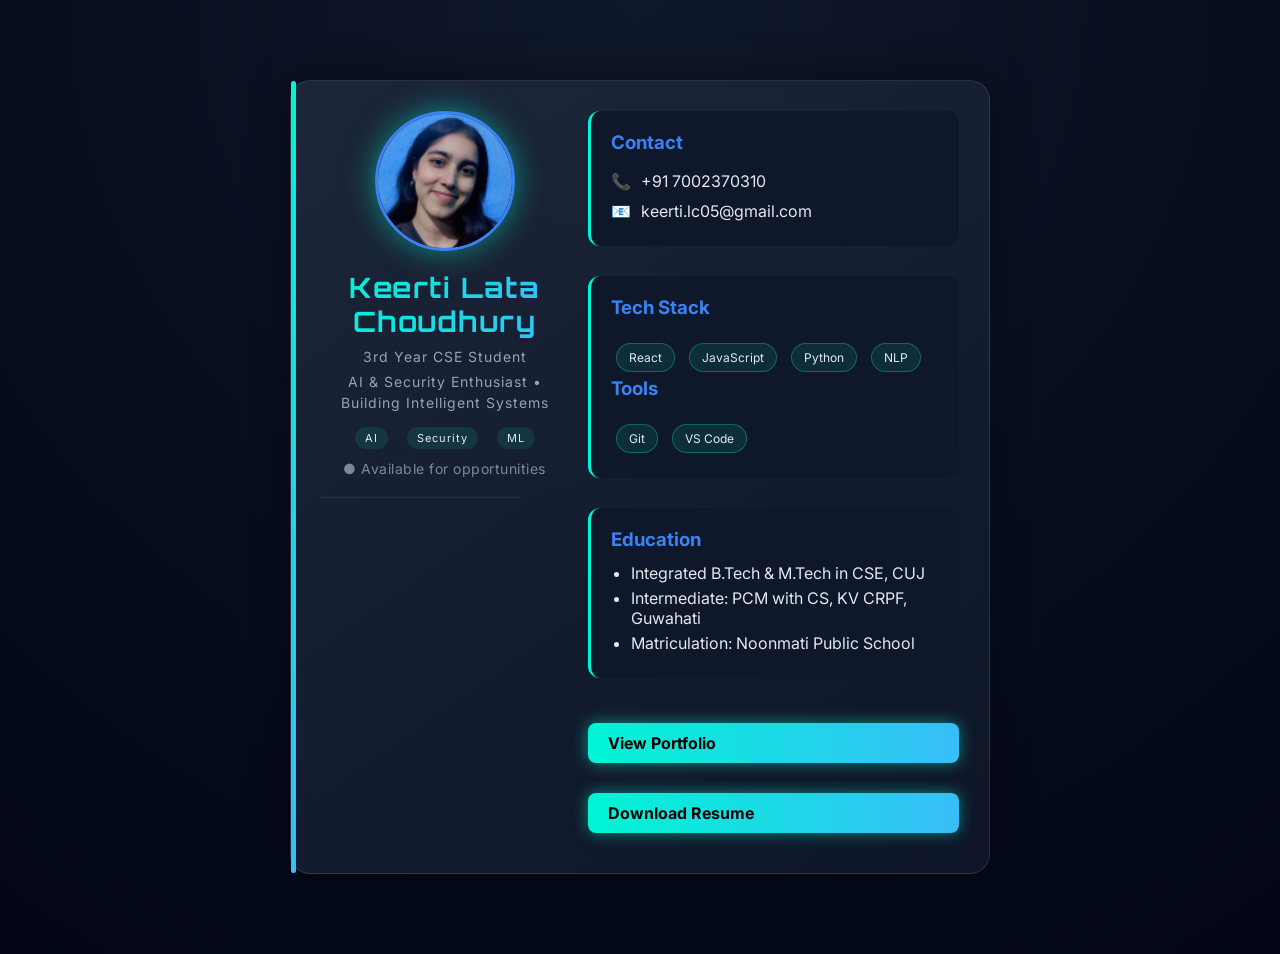
<file: index.html>
<!DOCTYPE html>
<html>
<head>
    <meta charset="UTF-8">
    <meta name="viewport" content="width=device-width, initial-scale=1.0">
    <title>My Contact Card</title>

    <!-- Google Fonts -->
   <link href="https://fonts.googleapis.com/css2?family=Inter:wght@300;400;600&family=Orbitron:wght@500&display=swap" rel="stylesheet">
    <!-- Font Awesome -->
    <link rel="stylesheet" href="https://cdnjs.cloudflare.com/ajax/libs/font-awesome/5.15.4/css/all.min.css">

    <link rel="icon" type="image/x-icon" href="favicon.png">
    <link rel="stylesheet" href="style.css">
</head>

<body>

<div class="contact-card">

    <div class="card-layout">

        <!-- LEFT PANEL -->
        <div class="left-panel">
            <div class="profile">
                <img src="profilepic.jpeg" alt="Profile">
            </div>

            <div class="name-section">
                <h1>Keerti Lata Choudhury</h1>
                <p>3rd Year CSE Student</p>
                <p class="tagline">
                    AI & Security Enthusiast • Building Intelligent Systems
                </p>


                <div class="mini-stats">
  <span>AI</span>
  <span>Security</span>
  <span>ML</span>
</div>
                <p class="status">● Available for opportunities</p>
            </div>
        </div>

        <!-- RIGHT PANEL -->
        <div class="right-panel">

            <div class="box contact">
                <h3>Contact</h3>
            <div class="contact-item">
  <span>📞</span>
  <p>+91 7002370310</p>
</div>
               <div class="contact-item">
  <span>📧</span>
  <p>keerti.lc05@gmail.com</p>
</div>
            </div>

            <div class="box">
                <h3>Tech Stack</h3>
<div class="tags">
  <span>React</span>
  <span>JavaScript</span>
  <span>Python</span>
  <span>NLP</span>
</div>

<h3>Tools</h3>
<div class="tags">
  <span>Git</span>
  <span>VS Code</span>
</div>
            </div>

            <div class="box">
                <h3>Education</h3>
                <ul>
                    <li>Integrated B.Tech & M.Tech in CSE, CUJ</li>
                    <li>Intermediate: PCM with CS, KV CRPF, Guwahati</li>
                    <li>Matriculation: Noonmati Public School</li>
                </ul>
            </div>

            <a href="https://portfolio-keerti.vercel.app/" class="btn">
                View Portfolio
            </a>

            <a href="resume.pdf" class="btn">Download Resume</a>

        </div>

    </div>

</div>
<script src="script.js"></script>

</body>

</html>
</file>
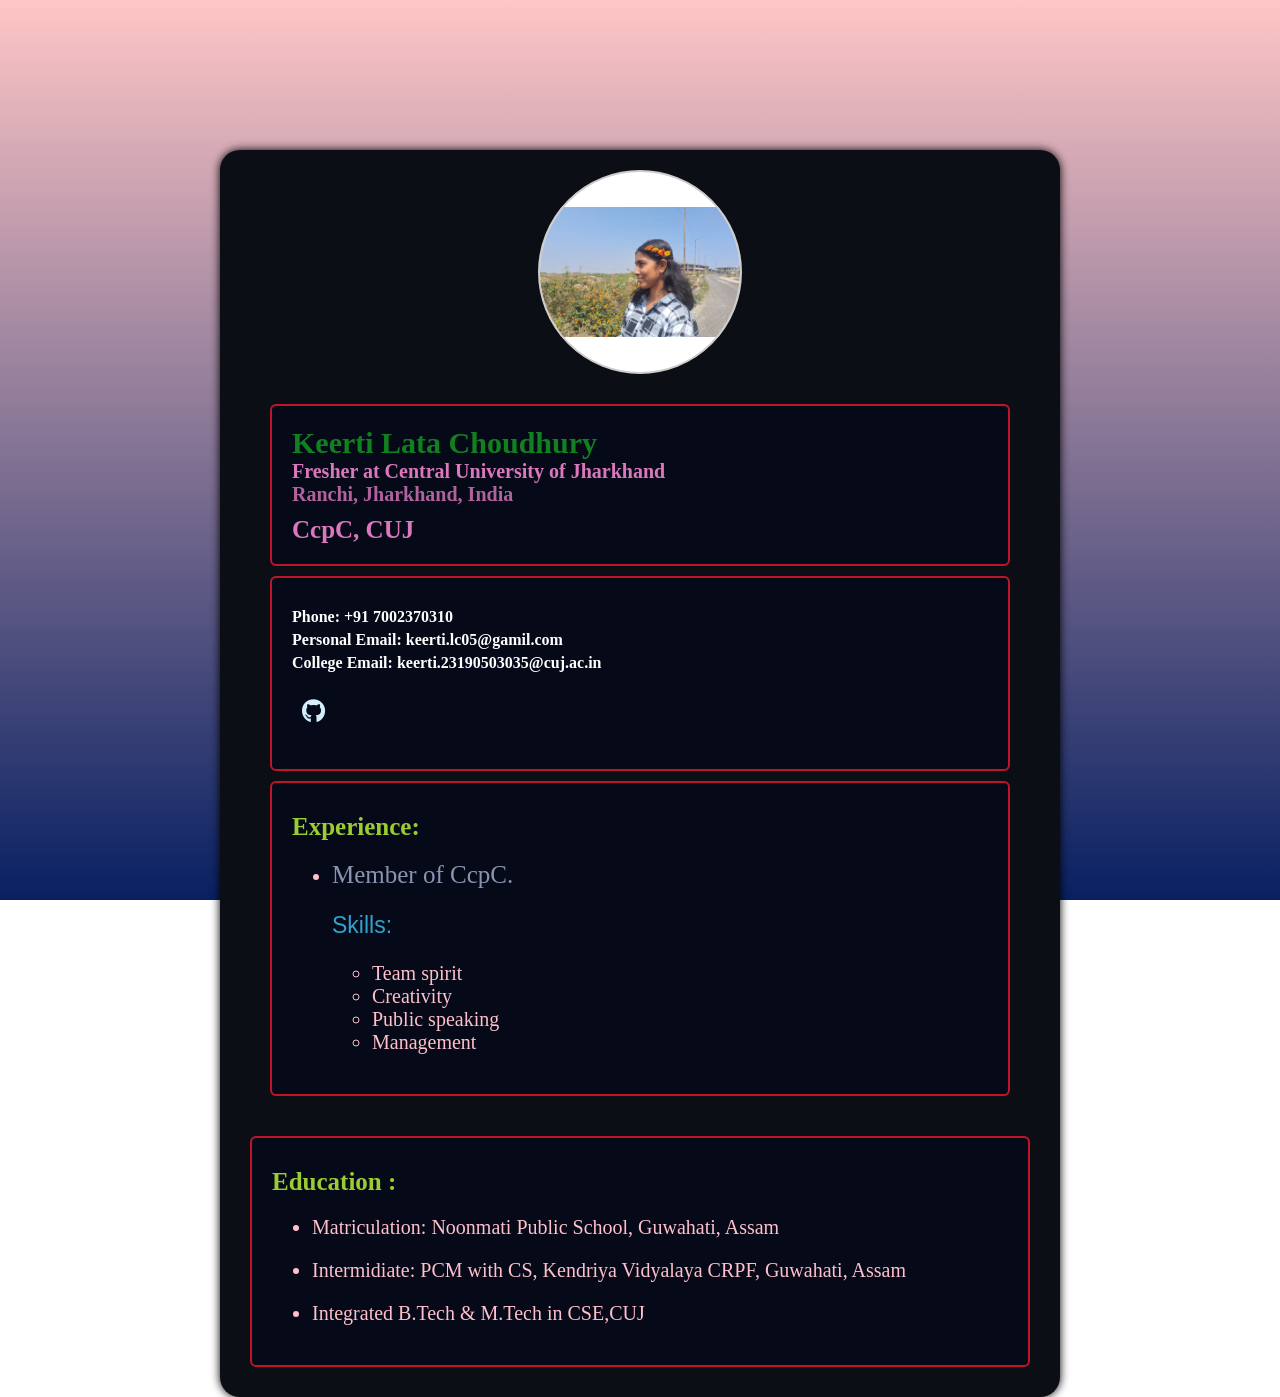
<file: index (1).html>
<html>
    <head>
        <meta charset="UTF-8">
        <meta name="viewport" content="width=device-width, initial-scale=1.0">
        <title> My Contact Card</title>
        <link rel="stylesheet" href="https://cdnjs.cloudflare.com/ajax/libs/font-awesome/5.15.4/css/all.min.css">
        <link rel="icon" type="image/x-icon" href="favicon.png">
        
    </head>
    <style>
        body {
            /* font-family:monospace; */
            margin: 0;
            padding: 0;
            background: linear-gradient(to bottom, #ffc6c6, #082062);
            height: 100%;
            margin: 0;
            background-repeat: no-repeat;
            background-attachment: fixed;
        }

        .contact-card {
            display: flex;
            flex-direction: column;
            max-width: 800px;
            margin: 150px auto;
            background-color: #0c0e15;
            border-radius: 20px;
            box-shadow: 0 0 10px rgb(0, 0, 0);
            padding: 20px;
            margin-bottom: 20px;
        }

        .left-column {
            display: flex;
            justify-content: center;
            align-items: center;
            position: relative;
        }

        .right-column {
            padding: 20px;
        }
        .box {
            width: auto;
            padding: 20px; /* Adjust padding as needed */
            margin: 10px; /* Adjust margin as needed */
            background-color: #060a18;
            border: 2px solid #bf1529;
            border-radius: 6px;
            font-size: 30;
        }

        .profile {
            width: 200px; /* Adjust width as needed */
            height: 200px; /* Adjust height as needed */
            background-color: white;
            border-radius: 50%;
            overflow: hidden;
            display: flex;
            justify-content: center;
            align-items: center;
            border: 2px solid #ccc; /* Optional: Add border for styling */
            position: relative;
            transition: transform 0.3s;
        }

        .profile-img {
            max-width: 100%;
            max-height: 100%;
        }

        .profile:hover .profile-img {
            transform: scale(1.1);
        }

        .profile-overlay {
            position: absolute;
            bottom: 0;
            left: 0;
            width: 100%;
            background-color: rgba(0, 0, 0, 0.5);
            padding: 5px;
            text-align: center;
            color: #fff;
            opacity: 0;
            transition: opacity 0.3s;
            pointer-events: none; /* Allow hover on the image */
        }

        .profile:hover .profile-overlay {
            opacity: 1;
        }

        .profile-overlay p {
            margin: 0;
            font-size: 18px;
        }

        h1, h2, h3, h4, h5 {
            margin: 0;
            color: #e4e4e4;
        }

        h1 {
            font-size: 30px;
            color: #ffffff;
        }

        h2 {
            font-size: 20px;
        }

        h3 {
            margin-top: 10px;
            font-size: 25px;
        }

        h4 {
            font-size: 20px;
            opacity: 0.8;
        }

        h5 {
            font-size: 20px;
            color: #ffffff;
        }

        .contact {
            margin: 5px 0;
            font-size: 16px;
            color: #ffffff;
        }

        ul,
        ol {
            color: rgb(103, 219, 255);
            font-size:20px;
        }

        #formate {
            color: rgb(59, 97, 211);
        }

        #exp {
            color: #8994b1;
            font-size:25px;
        }

        #edu {
            color:pink (103, 219, 255);
            font-size:20px ;
        }
        .title{
            color: rgb(103, 219, 255);
            display:flex;
            justify-content: left;
            
        }
        .social-connection {
            margin-top: 3vh;
            display: flex;
            justify-content: left;
        }

        .social-link {
            display: inline-block;
            width: 50px;
            height: 50px;
            margin: 0 10px;
            color: #d2edfc; /* You can style the color of the icons here */
            font-size: 24px; /* Adjust the size of the icons as needed */
            transition: transform 0.3s ease;
        }

        .social-link:hover {
            transform: scale(1.5);
        }

        /* Style for LinkedIn icon */
        .linkedin:hover {
            color: #0077b5; /* Change to LinkedIn color on hover */
        }

        /* Style for Instagram icon */
        .instagram:hover {
            color: #bc2a8d; /* Change to Instagram color on hover */
        }

        /* Style for GitHub icon */
        .github:hover {
            color: #ffffff; /* Change to GitHub color on hover */
        }

        .social-connection img {
            width: 10px;
            height: 10px;
            margin: 10px;
        }

        /* Media Queries */
        @media only screen and (max-width: 600px) {
            .contact-card {
                margin: 50px auto;
            } 
        }
    </style>
    <body>
        <div class="contact-card">
            <div class="left-column">
                <div class="profile">
                    <img src="Keerti lata choudhury.png" alt="Profile Picture" class="profile-img">
                    <div class="profile-overlay">
                        <p class="name">Keerti Lata</p>
                        <p class="tagline">CcpC</p>
                    </div>
                </div>
            </div>
            
            <div class="right-column">
                <div class="box">
                    <a href="https://fonts.google.com/specimen/Pacifico"></a>
                    <h1 style="color:rgb(17, 128, 30);font-family:https://fonts.google.com/specimen/Pacifico">Keerti Lata Choudhury</h1>
                    <h5 style="color:rgb(219, 120, 189);font-family:https://fonts.google.com/specimen/Dancing+Script">Fresher at Central University of Jharkhand </h5>
                    <h4 style="color:rgb(219, 120, 189);font-family:https://fonts.google.com/specimen/Dancing+Script">Ranchi, Jharkhand, India</h4>
                    <h3 style="color:rgb(219, 120, 189);font-family:https://fonts.google.com/specimen/Dancing+Script">CcpC, CUJ</h3>
                </div>
                <div style="font-family:georgia ; color: pink;" class="box"><h3>
                    <p class="contact">Phone: <span class="formate" id="phone">  +91 7002370310</span></p>
                    <p class="contact">Personal Email: <span class="formate" id="personal-email">  keerti.lc05@gamil.com</span></p>
                    <p class="contact">College Email: <span class="formate" id="college-email">  keerti.23190503035@cuj.ac.in</span></p></h3>
                    <div class="social-connection"><!--Section for social media connect as column grid-->
                        <a href="https://github.com/Keertilata20" target="_blank" class="social-link github">
                            <i class="fab fa-github"></i>
                        </a>
                    </div>
                </div>
                <div class="box">
                    <h3 style="color:yellowgreen;font-family:https://fonts.google.com/specimen/Permanent+Marker">Experience:
                    </h3>
                    <ul>
                        <li style="color:pink;font-family:georgia">
                            <p>
                                <span id="exp">
                                    Member of CcpC.</span><br></li>
                                    <p style="color:rgb(50, 161, 205);font-family:sans-serif;font-size:23px">Skills:</p> 
                                    <ul style="color:pink;font-family:mV BOLI">
                                        <li>Team spirit</li>
                                        <li>Creativity</li>
                                        <li>Public speaking</li>
                                        <li>Management</li>
                                    </ul>
                                </span>
                            </p>
                    </ul>
                </div>
            </div>
            <div style="color:pink" class="box">
                <h3 style="color:yellowgreen;font-family:https://fonts.google.com/specimen/Permanent+Marker">Education : </h3>
                <ul style="color:pink;font-family:MV BOLI">
                    <li><p><span id="edu">Matriculation: Noonmati Public School, Guwahati, Assam</span></p></li>
                    <li><p><span id="edu">Intermidiate: PCM with CS, Kendriya Vidyalaya CRPF, Guwahati, Assam</span></p></li>
                    <li><p><span id="edu">Integrated B.Tech & M.Tech in CSE,CUJ</span></p></li>
                </ul>
            </div>
        </div>
        
        <script>
            
            document.addEventListener('DOMContentLoaded', function() {
                // Get the phone number and email spans
                var phoneSpan = document.getElementById('phone');
                var personalEmailSpan = document.getElementById('personal-email');
                var collegeEmailSpan = document.getElementById('college-email');

                // Add click event listeners to the spans
                phoneSpan.addEventListener('click', function() {
                    var phoneNumber = phoneSpan.textContent;
                    window.location.href = 'tel:' + phoneNumber;
                });

                personalEmailSpan.addEventListener('click', function() {
                    var email = personalEmailSpan.textContent;
                    window.location.href = 'mailto:' + email;
                });

                collegeEmailSpan.addEventListener('click', function() {
                    var email = collegeEmailSpan.textContent;
                    window.location.href = 'mailto:' + email;
                });
            });
        </script>
    </body>
</html>
</file>
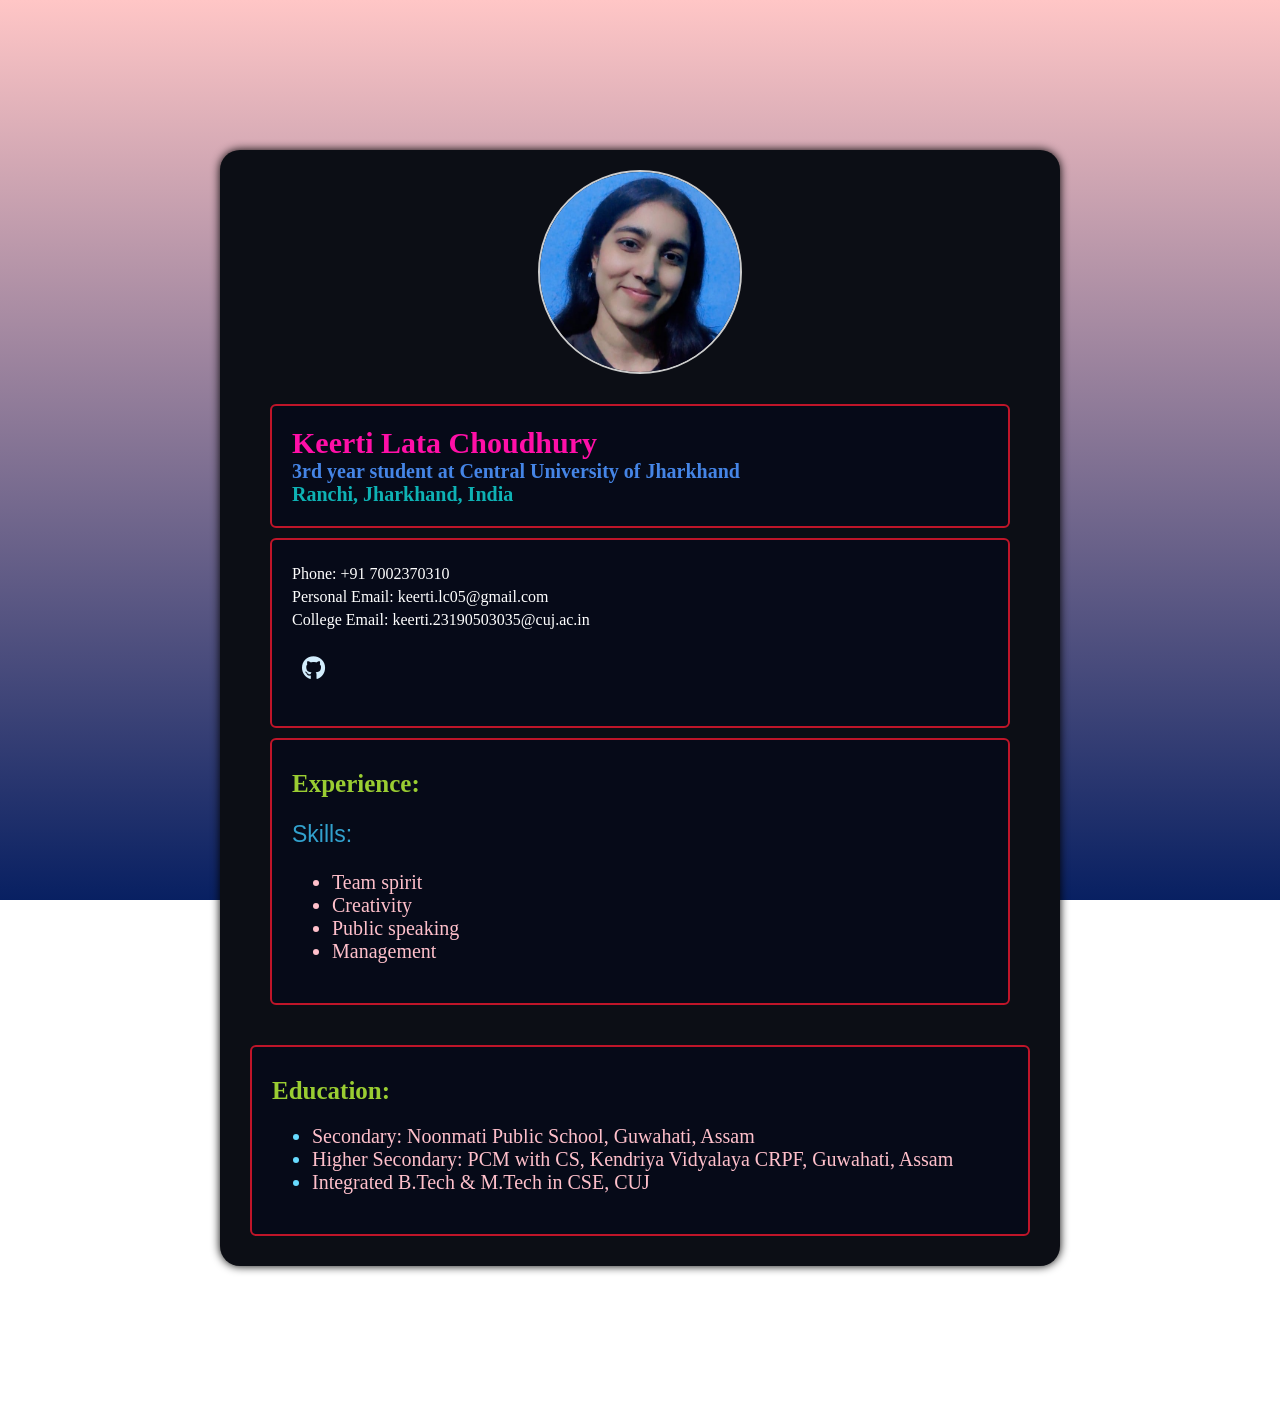
<file: keerti.html>
<!DOCTYPE html>
<html>
<head>
    <meta charset="UTF-8">
    <meta name="viewport" content="width=device-width, initial-scale=1.0">
    <title>My Contact Card</title>

    <!-- Google Fonts -->
    <link href="https://fonts.googleapis.com/css2?family=Pacifico&family=Dancing+Script&family=Permanent+Marker&display=swap" rel="stylesheet">

    <!-- Font Awesome -->
    <link rel="stylesheet" href="https://cdnjs.cloudflare.com/ajax/libs/font-awesome/5.15.4/css/all.min.css">

    <link rel="icon" type="image/x-icon" href="favicon.png">

    <style>

        body {
            margin: 0;
            padding: 0;
            background: linear-gradient(to bottom, #ffc6c6, #082062);
            background-repeat: no-repeat;
            background-attachment: fixed;
        }

        .contact-card {
            display: flex;
            flex-direction: column;
            max-width: 800px;
            margin: 150px auto;
            background-color: #0c0e15;
            border-radius: 20px;
            box-shadow: 0 0 10px rgb(0, 0, 0);
            padding: 20px;
        }

        .left-column {
            display: flex;
            justify-content: center;
            align-items: center;
            position: relative;
        }

        .right-column {
            padding: 20px;
        }

        .box {
            width: auto;
            padding: 20px;
            margin: 10px;
            background-color: #060a18;
            border: 2px solid #bf1529;
            border-radius: 6px;
        }

        .profile {
            width: 200px;
            height: 200px;
            background-color: white;
            border-radius: 50%;
            overflow: hidden;
            display: flex;
            justify-content: center;
            align-items: center;
            border: 2px solid #ccc;
            position: relative;
            transition: transform 0.3s;
        }

        .profile-img {
    width: 100%;
    height: 100%;
    object-fit: cover;
    transition: transform 0.3s;
        }

        .profile:hover .profile-img {
            transform: scale(1.1);
        }

        .profile-overlay {
            position: absolute;
            bottom: 0;
            left: 0;
            width: 100%;
            background-color: rgba(0, 0, 0, 0.5);
            padding: 5px;
            text-align: center;
            color: #fff;
            opacity: 0;
            transition: opacity 0.3s;
            pointer-events: none;
        }

        .profile:hover .profile-overlay {
            opacity: 1;
        }

        .profile-overlay p {
            margin: 0;
            font-size: 18px;
        }

        h1, h2, h3, h4, h5 {
            margin: 0;
            color: #e4e4e4;
        }

        h1 {
            font-size: 30px;
            color: #ffffff;
            font-family: 'Times new roman';
        }

        h2 {
            font-size: 20px;
        }

        h3 {
            margin-top: 10px;
            font-size: 25px;
        }

        h4 {
            font-size: 20px;
            opacity: 0.8;
            font-family: 'georgia';
        }

        h5 {
            font-size: 20px;
            color: #ffffff;
            font-family: 'Tahoma';
        }

        .contact {
            margin: 5px 0;
            font-size: 16px;
            color: #ffffff;
        }

        ul, ol {
            color: rgb(103, 219, 255);
            font-size: 20px;
        }

        #exp {
            color: #8994b1;
            font-size: 25px;
        }

        #edu {
            color: pink;
            font-size: 20px;
        }

        .social-connection {
            margin-top: 3vh;
            display: flex;
            justify-content: left;
        }

        .social-link {
            display: inline-block;
            width: 50px;
            height: 50px;
            margin: 0 10px;
            color: #d2edfc;
            font-size: 24px;
            transition: transform 0.3s ease;
        }

        .social-link:hover {
            transform: scale(1.5);
        }

        .linkedin:hover {
            color: #0077b5;
        }

        .instagram:hover {
            color: #bc2a8d;
        }

        .github:hover {
            color: #ffffff;
        }

        @media only screen and (max-width: 600px) {
            .contact-card {
                margin: 50px auto;
            }
        }

    </style>
</head>

<body>

<div class="contact-card">

    <div class="left-column">
       <div class="profile">
    <img src="profilepic.jpeg" alt="Profile Picture" class="profile-img">
    <div class="profile-overlay">
        <p class="name">Keerti Lata</p>
    </div>
</div>
    </div>

    <div class="right-column">

        <div class="box">
            <h1 style="color:rgb(255, 15, 167);">Keerti Lata Choudhury</h1>
            <h5  style="color:rgb(69, 133, 230);">3rd year student at Central University of Jharkhand</h5>
            <h4  style="color:rgb(16, 220, 220);">Ranchi, Jharkhand, India</h4>
      
        </div>

        <div class="box" style="font-family: Georgia; color: pink;">
            <p class="contact">Phone: <span id="phone">+91 7002370310</span></p>
            <p class="contact">Personal Email: <span id="personal-email">keerti.lc05@gmail.com</span></p>
            <p class="contact">College Email: <span id="college-email">keerti.23190503035@cuj.ac.in</span></p>

            <div class="social-connection">
                <a href="https://github.com/Keertilata20" target="_blank" class="social-link github">
                    <i class="fab fa-github"></i>
                </a>
            </div>
        </div>

        <div class="box">
            <h3 style="color:yellowgreen; font-family:'Permanent Marker', cursive;">Experience:</h3>

            <p style="color:rgb(50, 161, 205); font-family:sans-serif; font-size:23px;">Skills:</p>
            <ul style="color:pink; font-family:georgia;">
                <li>Team spirit</li>
                <li>Creativity</li>
                <li>Public speaking</li>
                <li>Management</li>
            </ul>
        </div>

    </div>

    <div class="box" style="color:pink;">
        <h3 style="color:yellowgreen; font-family:'Permanent Marker', cursive;">Education:</h3>
        <ul style="font-family:georgia;">
            <li><span id="edu">Secondary: Noonmati Public School, Guwahati, Assam</span></li>
            <li><span id="edu">Higher Secondary: PCM with CS, Kendriya Vidyalaya CRPF, Guwahati, Assam</span></li>
            <li><span id="edu">Integrated B.Tech & M.Tech in CSE, CUJ</span></li>
        </ul>
    </div>

</div>

<script>
document.addEventListener('DOMContentLoaded', function() {

    var phoneSpan = document.getElementById('phone');
    var personalEmailSpan = document.getElementById('personal-email');
    var collegeEmailSpan = document.getElementById('college-email');

    phoneSpan.addEventListener('click', function() {
        window.location.href = 'tel:' + phoneSpan.textContent.trim();
    });

    personalEmailSpan.addEventListener('click', function() {
        window.location.href = 'mailto:' + personalEmailSpan.textContent.trim();
    });

    collegeEmailSpan.addEventListener('click', function() {
        window.location.href = 'mailto:' + collegeEmailSpan.textContent.trim();
    });

});
</script>

</body>

</html>
</file>
<file: style.css>
/* Reset */
* {
    margin: 0;
    padding: 0;
    box-sizing: border-box;
}

/* Body */
body {
    font-family: 'Inter', sans-serif;
    background: radial-gradient(circle at top, #0f172a, #020617);
    color: #e2e8f0;
    
    display: flex;
    align-items: center;
    justify-content: center;
    min-height: 100vh;
}

/* Main card */
.contact-card {
    max-width: 700px;
    margin: 80px auto;
    padding: 30px;
    
    background: linear-gradient(
        145deg,
        rgba(30,41,59,0.9),
        rgba(15,23,42,0.9)
    );
    backdrop-filter: blur(12px);
    
    
    border-radius: 20px;
    border: 1px solid rgba(255,255,255,0.1);
    
    box-shadow: 0 0 40px rgba(0,0,0,0.4);
    position: relative;
}

.contact-card::after {
    content: "";
    position: absolute;
    top: 0;
    left: 0;
    width: 5px;
    height: 100%;
    background: linear-gradient(#00f5d4, #38bdf8);
    border-radius: 10px;
}


.card-layout {
    display: flex;
    gap: 20px;
}

.left-panel {
    text-align: center;
    flex: 1.2;
    text-align: center;
    gap: 18px; 
    padding-bottom: 10px;
}
.left-panel::after {
    content: "";
    display: block;
    width: 80%;
    height: 1px;
    background: rgba(255,255,255,0.08);
   
    margin-top: 18px;
}

.right-panel {
    flex: 1.8;
    display: flex;
    flex-direction: column;
    gap: 15px;
    padding-bottom: 10px;
}

/* Profile */
.profile {
    display: flex;
    justify-content: center;
    margin-bottom: 20px;
}

.profile img {
    width: 140px;
    height: 140px;
    border-radius: 50%;
    border: 3px solid #3b82f6;
    object-fit: cover;
    transition: transform 0.3s;
     animation: float 4s ease-in-out infinite;
    
     box-shadow: 0 0 30px rgba(0,245,212,0.5);
}
@keyframes float {
    0% { transform: translateY(0); }
    50% { transform: translateY(-10px); }
    100% { transform: translateY(0); }
}

.profile img:hover {
    transform: scale(1.05);
}

/* Name section */
.name-section {
    text-align: center;
   
  margin: 0;
     

    
    font-size: 30px;
    letter-spacing: 1px;
}

.name-section h1 {
    font-size: 28px;
    background: linear-gradient(90deg, #00F5D4, #38bdf8);
    -webkit-background-clip: text;
    -webkit-text-fill-color: transparent;
    line-height: 1.2;
    letter-spacing: 1.5px;
     font-family: 'Orbitron', sans-serif;
     margin-bottom: 8px;
}

.name-section p {
   margin-top: 4px;
     line-height: 1.5;

     font-size: 14px;
    color: #94a3b8;
}

/* Tagline */

.tagline {
    color: #00f5d4;
    font-size: 14px;
   
     margin-top: 8px;
    line-height: 1.6;
}
/* Boxes */
.box {
    background: #0f172a;
    border-radius: 12px;
    margin-bottom: 15px;
    transition: 0.3s;
     border-left: 3px solid #00f5d4;
    width: 100%;
    padding: 20px;
      min-height: 120px;
}

.box:hover {
    transition: 0.3s;
    transform: translateY(-5px);
    box-shadow: 0 0 20px rgba(0,245,212,0.15);
}

/* Headings */
.box h3 {
    color: #3b82f6;
     margin-bottom: 12px;
}

/* Contact */
.contact p {
    margin: 5px 0;
}

/* Links */
a {
    color: #3b82f6;
    text-decoration: none;
}

a:hover {
    text-decoration: underline;
}

/* Skills */
ul {
    padding-left: 20px;
}

ul li {
    margin: 5px 0;
}

/* Responsive */
@media (max-width: 600px) {
    .contact-card {
        margin: 30px 15px;
        padding: 20px;
    }
}

/*Button*/
.btn {
    
    
    padding: 10px 20px;
    border-radius: 8px;
    text-decoration: none;
    font-weight: bold;
    transition: 0.3s;
    background: linear-gradient(90deg, #00f5d4, #38bdf8);
    color: black;
    box-shadow: 0 0 15px rgba(0,245,212,0.5);
    margin: 20px auto 0;
    display: block;
    width: 100%;
    margin-top: 15px;
    cursor: pointer;
}
.btn + .btn {
    margin-top: 15px;
}

.btn:hover {
    transform: scale(1.05);
}


/*tags*/
.tags span {
    display: inline-block;
    padding: 6px 12px;
    margin: 5px;
    border-radius: 20px;
    background: rgba(0,245,212,0.1);
    border: 1px solid rgba(0,245,212,0.3);
    font-size: 12px;
   transition: 0.3s;
    margin-top: 12px;
}
.tags span:hover {
    background: rgba(0,245,212,0.3);
    transform: scale(1.05);
}

/*status*/
.status {
    color: #00f5d4;
    font-size: 12px;
  
    opacity: 0.8;

    margin-top: 14px;
    letter-spacing: 0.5px;
}


/*conatct item*/
.contact-item {
    display: flex;
    align-items: center;
    gap: 10px;
}

/*mini stats*/

.mini-stats span {
    display: inline-block;
    margin: 5px;
    padding: 4px 10px;
    border-radius: 12px;
    font-size: 11px;
    background: rgba(0,245,212,0.1);
    

    margin-top: 12px;
}
</file>
